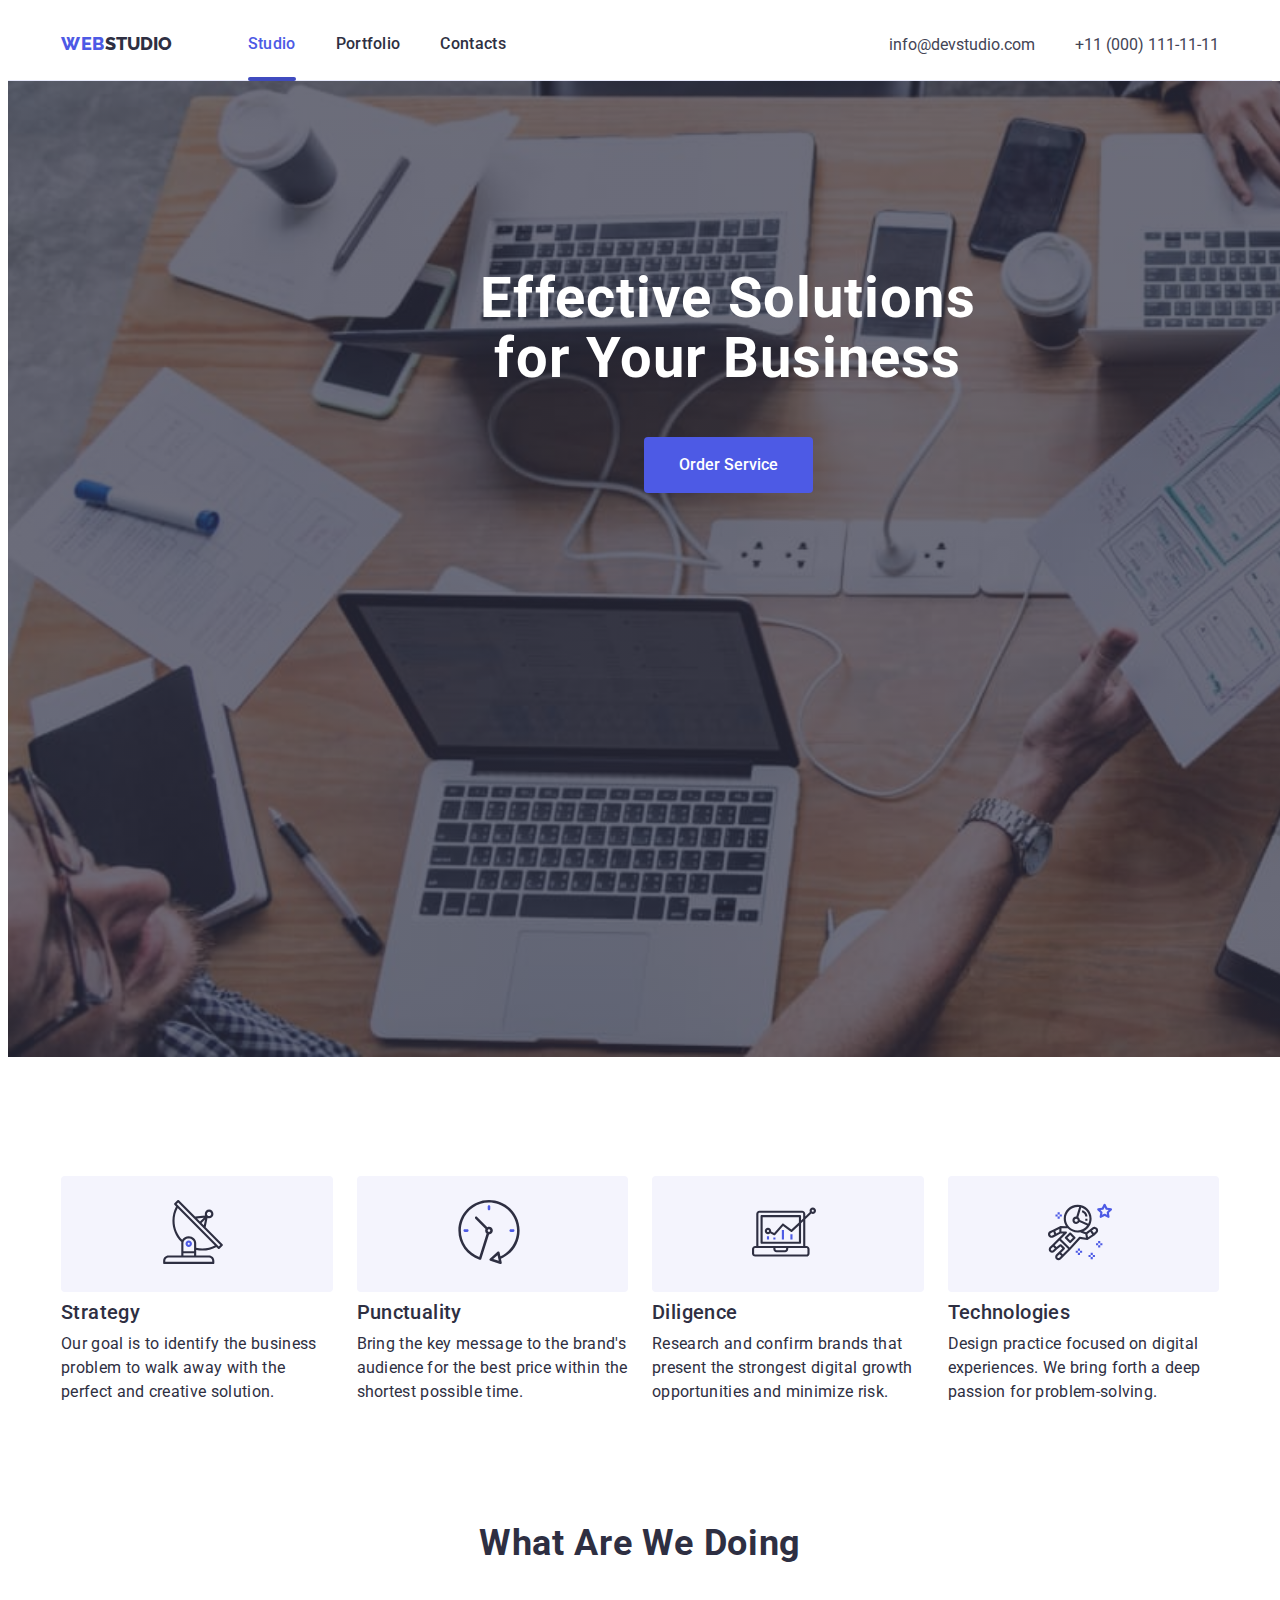
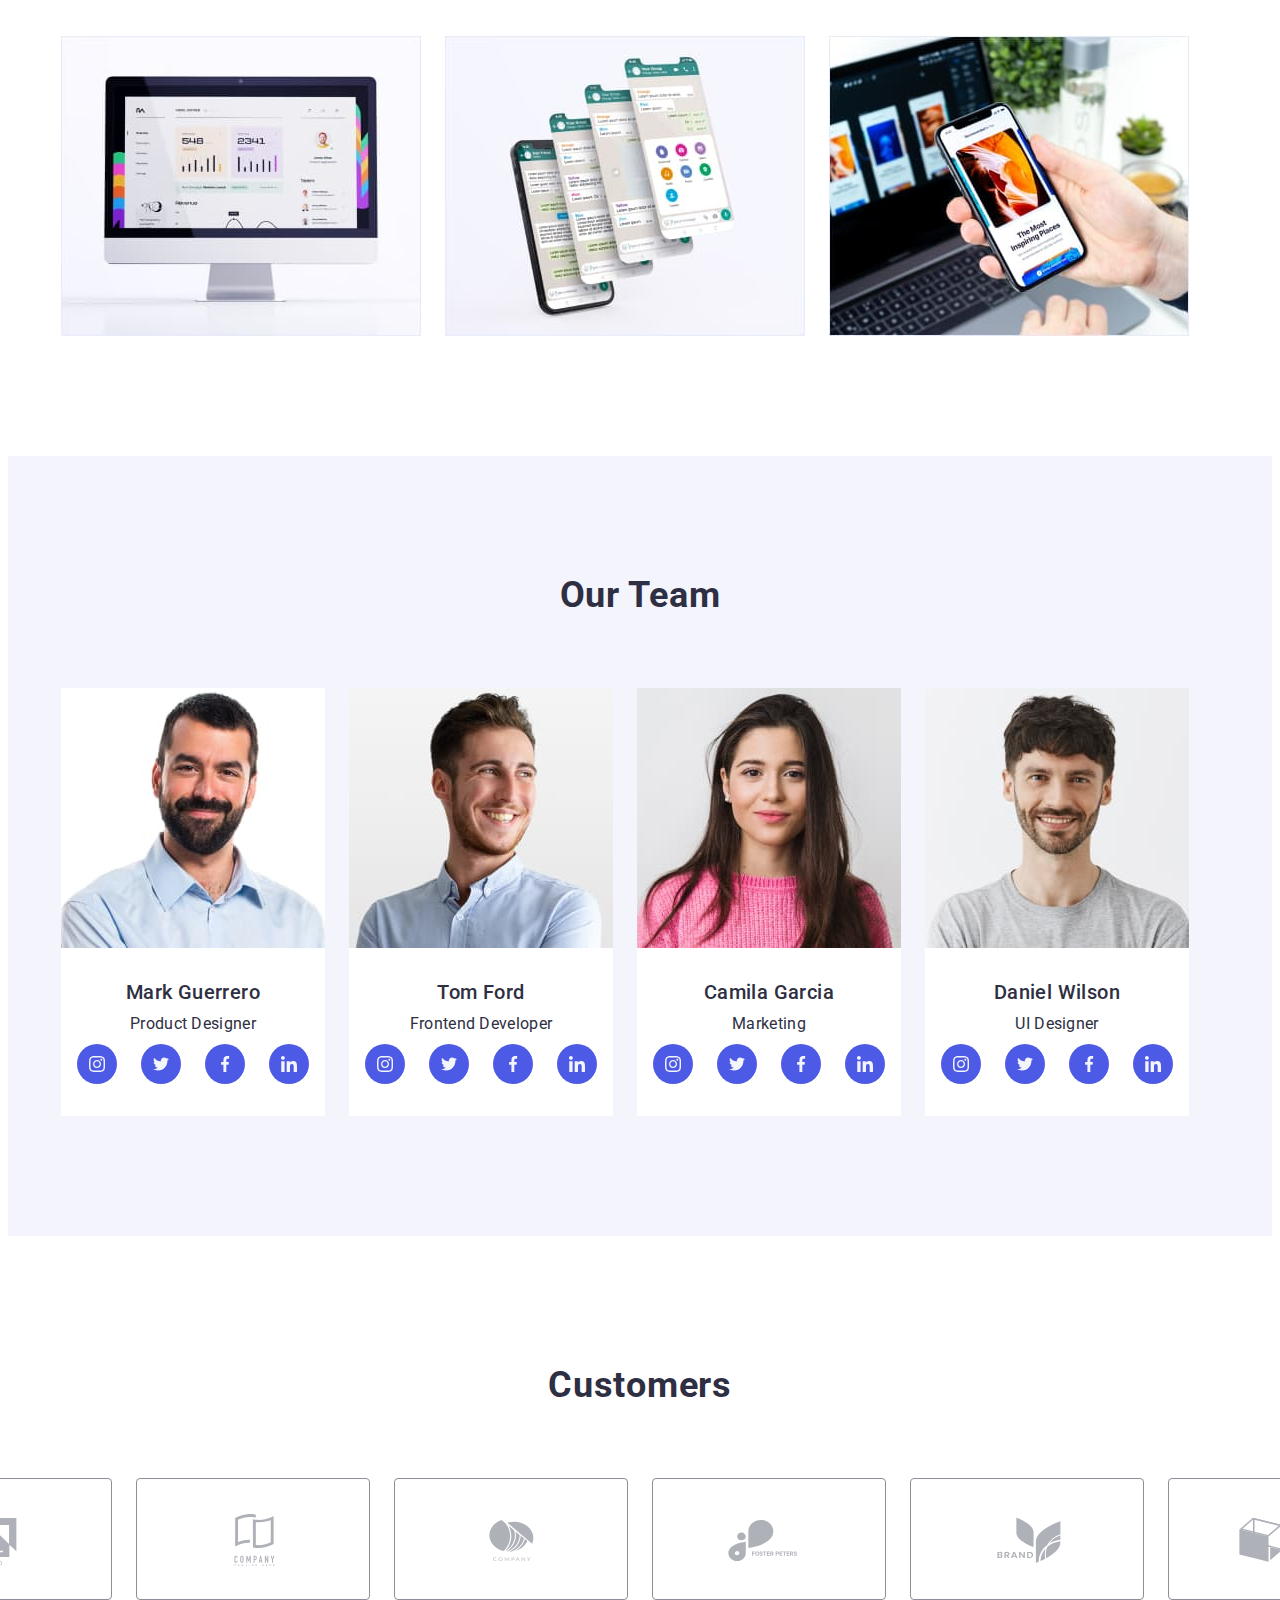
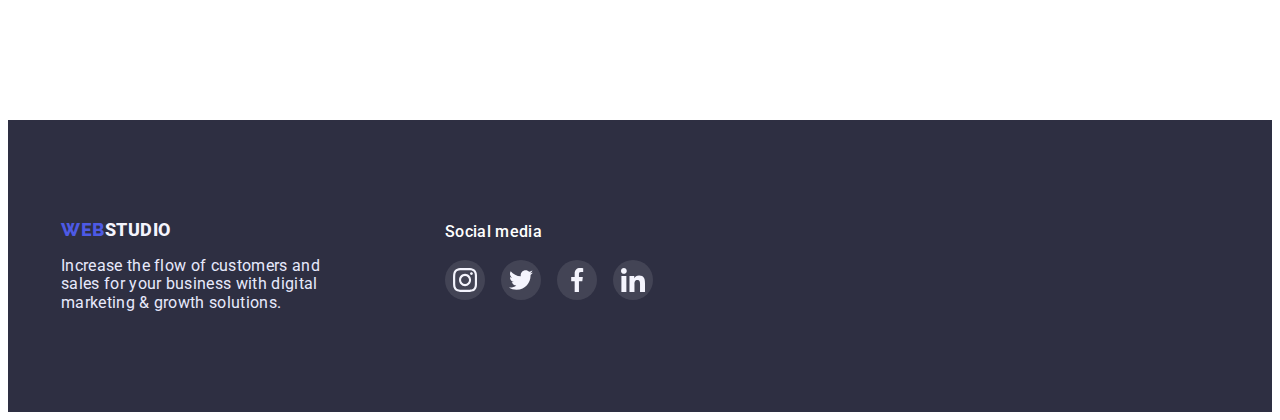
<file: index.html>
<!DOCTYPE html>
<html lang="en">
<head>
    <meta charset="UTF-8">
    <meta http-equiv="X-UA-Compatible" content="IE=edge">
    <meta name="viewport" content="width=device-width, initial-scale=1.0">
    <title>Studio</title>
    <link rel="preconnect" href="https://fonts.googleapis.com" />
    <link rel="preconnect" href="https://fonts.gstatic.com" crossorigin />
    <link href="https://fonts.googleapis.com/css2?family=Raleway:wght@800&family=Roboto:wght@400;500;700&display=swap"
    rel="stylesheet"/>
    <link rel="stylesheet" href="https://cdnjs.cloudflare.com/ajax/libs/modern-normalize/1.1.0/modern-normalize.min.css" integrity="sha512-wpPYUAdjBVSE4KJnH1VR1HeZfpl1ub8YT/NKx4PuQ5NmX2tKuGu6U/JRp5y+Y8XG2tV+wKQpNHVUX03MfMFn9Q==" crossorigin="anonymous" referrerpolicy="no-referrer" />
    <link rel="stylesheet" href="./styles.css">
</head>
<body>
    <!--header-->
    <header class="header">
        <div class="container header-container">
            <nav class="header-navigation">
                <a href="./index.html" class="header-logo">
                <span class="header-logo-web">Web</span>Studio</a>
                <ul class="header-list list">
                    <li class="header-item"><a href="./index.html" class="header-link link current">Studio</a></li>
                    <li class="header-item"><a href="./portfolio.html" class="header-link link">Portfolio</a></li>
                    <li class="header-item"><a href="" class="header-link link">Contacts</a></li>
                </ul>
            </nav>
            <address class="contacts-address">
                <ul class="contacts-list list">
                    <li class="contact-items"><a href="mailto:info@devstudio.com" class="contact-link link">info@devstudio.com</a></li>
                    <li class="contact-items"><a href="tel:+110001111111" class="contact-link link">+11 (000) 111-11-11</a></li>
                </ul>
            </address>
        </div>
    </header>
<!--main-->
    <main>
        <section class="main">
            <!--1_block-->
        <div class="container">
                    <h1 class="main-header">Effective Solutions for Your Business</h1>
                    <button class="main-btn" data-modal-open type="button">Order Service</button>
        </div>
                </section>
            <!--2_block-->
            <section class="attitudes attitudes-container">
                <div class="container">
                    <h2 class="visually-hidden">Company list of attitudes</h2>
                    <ul class="attitudes-list list">
                            <li class="attitudes-item">
                                <div class="attitudes-icons">
                                    <a href="" class="svg-icon"></a>
                                    <svg width="64" height="64">
                                        <use href="./images/icon-svg.svg#icon-Group-1"></use>
                                    </svg>
                                </div> 
                            <h3 class="attitudes-item-title title">Strategy</h3>
                                <p class="attitudes-item-text">Our goal is to identify the business problem to walk away with the perfect and creative solution. </p>
                            </li>
                            <li class="attitudes-item">
                                <div class="attitudes-icons">
                                    <a href="" class="svg-icon"></a>
                                    <svg width="64" height="64">
                                        <use href="./images/icon-svg.svg#icon-Group-2"></use>
                                    </svg>
                                </div> 
                                <h3 class="attitudes-item-title title">Punctuality</h3>
                                <p class="attitudes-item-text">Bring the key message to the brand's audience for the best price within the shortest possible time. </p>
                            </li>
                            <li class="attitudes-item">
                                <div class="attitudes-icons">
                                    <a href="" class="svg-icon"></a>
                                    <svg width="64" height="64">
                                        <use href="./images/icon-svg.svg#icon-Group-3"></use>
                                    </svg>
                                </div> 
                                <h3 class="attitudes-item-title title">Diligence</h3>
                                <p class="attitudes-item-text">Research and confirm brands that present the strongest digital growth opportunities and minimize risk. </p>
                            </li>
                            <li class="attitudes-item">
                                <div class="attitudes-icons">
                                    <a href="" class="svg-icon"></a>
                                    <svg width="64" height="64">
                                        <use href="./images/icon-svg.svg#icon-Group-4"></use>
                                    </svg>
                                </div> 
                                <h3 class="attitudes-item-title title">Technologies</h3>
                                <p class="attitudes-item-text">Design practice focused on digital experiences. We bring forth a deep passion for problem-solving. </p>
                            </li>
                    </ul>
                </div>
            </section>
    <!--3_block-->
    
        <section class="products">
    <div class="container">
            <h2 class="products-header">What are we doing</h2>
        <ul class="products-list list">
            <li class="products-item"><img src="./images/desctop.jpg" alt="desctop" width="360"></li>
            <li class="products-item"><img src="./images/phone.jpg" alt="phone" width="360"></li>
            <li class="products-item"><img src="./images/phone-and-desctop.jpg" alt="phone-and-desctop" width="360"></li>
        </ul>
    </div>
        </section>
    <!--4_block-->
    
        <section class="team">
    <div class="container team-container">
            <h2 class="team-header">Our Team</h2>
            <ul class="team-list list">
                <li class="team-item">
                    <img src="./images/mark-guerrero.jpg" alt="man with a beard" width="264">
                    <div class="team-space">
                        <h3 class="team-item-header">Mark Guerrero</h3>
                        <p class="team-item-text">Product Designer</p>
                        <ul class="team-soc-list list">
                            <li class="team-soc-item">
                                <a href="" class="team-soc-link link">
                                    <svg class="team-soc-icon" width="16" height="16">
                                        <use href="./images/icon-svg.svg#icon-instagram"></use>
                                    </svg>
                                </a>
                            </li>
                            <li class="team-soc-item">
                                <a href="" class="team-soc-link link">
                                    <svg class="team-soc-icon" width="16" height="16">
                                        <use href="./images/icon-svg.svg#icon-twitter"></use>
                                    </svg>
                                </a>
                            </li>
                            <li class="team-soc-item">
                                <a href="" class="team-soc-link link">
                                    <svg class="team-soc-icon" width="16" height="16">
                                        <use href="./images/icon-svg.svg#icon-facebook"></use>
                                    </svg>
                                </a>
                            </li>
                            <li class="team-soc-item"><a href="" class="team-soc-link link">
                                <svg class="team-soc-icon" width="16" height="16">
                                    <use href="./images/icon-svg.svg#icon-linkedin-1"></use>
                                </svg>
                            </a>
                            </li>
                        </ul>
                    </div>
                    </li>
                <li class="team-item">
                    <img src="./images/tom-ford.jpg" alt="man in a blue shirt smiles" width="264">
                    <div class="team-space">
                        <h3 class="team-item-header">Tom Ford</h3>
                        <p class="team-item-text">Frontend Developer</p>
                        <ul class="team-soc-list list">
                            <li class="team-soc-item">
                                <a href="" class="team-soc-link link">
                                    <svg class="team-soc-icon" width="16" height="16">
                                        <use href="./images/icon-svg.svg#icon-instagram"></use>
                                    </svg>
                                </a>
                            </li>
                            <li class="team-soc-item">
                                <a href="" class="team-soc-link link">
                                    <svg class="team-soc-icon" width="16" height="16">
                                        <use href="./images/icon-svg.svg#icon-twitter"></use>
                                    </svg>
                                </a>
                            </li>
                            <li class="team-soc-item">
                                <a href="" class="team-soc-link link">
                                    <svg class="team-soc-icon" width="16" height="16">
                                        <use href="./images/icon-svg.svg#icon-facebook"></use>
                                    </svg>
                                </a>
                            </li>
                            <li class="team-soc-item"><a href="" class="team-soc-link link">
                                <svg class="team-soc-icon" width="16" height="16">
                                    <use href="./images/icon-svg.svg#icon-linkedin-1"></use>
                                </svg>
                            </a>
                            </li>
                        </ul>
                    </div>
                </li>
                <li class="team-item">
                    <img src="./images/camila-garcia.jpg" alt="woman in a pink blouse" width="264">
                    <div class="team-space">
                        <h3 class="team-item-header">Camila Garcia</h3>
                        <p class="team-item-text">Marketing</p>
                        <ul class="team-soc-list list">
                            <li class="team-soc-item">
                                <a href="" class="team-soc-link link">
                                    <svg class="team-soc-icon" width="16" height="16">
                                        <use href="./images/icon-svg.svg#icon-instagram"></use>
                                    </svg>
                                </a>
                            </li>
                            <li class="team-soc-item">
                                <a href="" class="team-soc-link link">
                                    <svg class="team-soc-icon" width="16" height="16">
                                        <use href="./images/icon-svg.svg#icon-twitter"></use>
                                    </svg>
                                </a>
                            </li>
                            <li class="team-soc-item">
                                <a href="" class="team-soc-link link">
                                    <svg class="team-soc-icon" width="16" height="16">
                                        <use href="./images/icon-svg.svg#icon-facebook"></use>
                                    </svg>
                                </a>
                            </li>
                            <li class="team-soc-item">
                                <a href="" class="team-soc-link link">
                                    <svg class="team-soc-icon" width="16" height="16">
                                    <use href="./images/icon-svg.svg#icon-linkedin-1"></use>
                                </svg>
                            </a>
                            </li>
                        </ul>
                    </div>
                </li>
                <li class="team-item">
                    <img src="./images/daniel-wilson.jpg" alt="man in a gray sweater" width="264">
                    <div class="team-space">
                        <h3 class="team-item-header">Daniel Wilson</h3>
                        <p class="team-item-text">UI Designer</p>
                        <ul class="team-soc-list list">
                            <li class="team-soc-item">
                                <a href="" class="team-soc-link link">
                                    <svg class="team-soc-icon" width="16" height="16">
                                        <use href="./images/icon-svg.svg#icon-instagram"></use>
                                    </svg>
                                </a>
                            </li>
                            <li class="team-soc-item">
                                <a href="" class="team-soc-link link">
                                    <svg class="team-soc-icon" width="16" height="16">
                                        <use href="./images/icon-svg.svg#icon-twitter"></use>
                                    </svg>
                                </a>
                            </li>
                            <li class="team-soc-item">
                                <a href="" class="team-soc-link link">
                                    <svg class="team-soc-icon" width="16" height="16">
                                        <use href="./images/icon-svg.svg#icon-facebook"></use>
                                    </svg>
                                </a>
                            </li>
                            <li class="team-soc-item">
                                <a href="" class="team-soc-link link">
                                <svg class="team-soc-icon" width="16" height="16">
                                    <use href="./images/icon-svg.svg#icon-linkedin-1"></use>
                                </svg>
                            </a>
                            </li>
                        </ul>
                    </div>
                </li>
            </ul>
        </div>
        </section>
        <section class="customers">
            <div class="container">
                <h2 class="customers-header">Customers</h2>
                <ul class="customers-icon-list list">
                    <li class="customers-icon-item">
                        <a href="" class="customers-icon-link link">
                            <svg class="customers-icon" width="104" height="56">
                                <use href="./images/customers-svg.svg#icon-customers"></use>
                            </svg>
                        </a>
                    </li>
                    <li class="customers-icon-item">
                        <a href="" class="customers-icon-link link">
                            <svg class="customers-icon" width="104" height="56">
                                <use href="./images/customers-svg.svg#icon-customers2"></use>
                            </svg>
                        </a>
                    </li>
                    <li class="customers-icon-item">
                        <a href="" class="customers-icon-link link">
                            <svg class="customers-icon" width="104" height="56">
                                <use href="./images/customers-svg.svg#icon-customers3"></use>
                            </svg>
                        </a>
                    </li>
                    <li class="customers-icon-item">
                        <a href="" class="customers-icon-link link">
                            <svg class="customers-icon" width="104" height="56">
                                <use href="./images/customers-svg.svg#icon-customers4"></use>
                            </svg>
                        </a>
                    </li>
                    <li class="customers-icon-item">
                        <a href="" class="customers-icon-link link">
                            <svg class="customers-icon" width="104" height="56">
                                <use href="./images/customers-svg.svg#icon-customers5"></use>
                            </svg>
                        </a>
                    </li>
                    <li class="customers-icon-item">
                        <a href="" class="customers-icon-link link">
                            <svg class="customers-icon" width="104" height="56">
                                <use href="./images/customers-svg.svg#icon-customers6"></use>
                            </svg>
                        </a>
                    </li>
                </ul>
            </div>
        </section>
    </main>
    <!--footer-->
    <footer class="footer">
        <div class="container footer-container">
            <div class="footer-logo-and-text">
                <a href="./index.html" class="footer-logo">
                    <span class="footer-logo-web">Web</span><span class="footer-logo-studio">Studio</span></a>
                <p class="footer-text">Increase the flow of customers and sales for your business with digital marketing & growth solutions.</p>
            </div>
        <div class="social-media">
            <h2 class="social-media-header">Social media</h2>
            <ul class="social-media-list list">
                <li class="social-media-item">
                <a href="" class="social-media-link link">
                    <svg class="social-media-icon" width="24" height="24">
                        <use href="./images/icon-svg.svg#icon-instagram"></use>
                    </svg>
                </a>
                </li>
                <li class="social-media-item">
                <a href="" class="social-media-link link">
                    <svg class="social-media-icon" width="24" height="24">
                        <use href="./images/icon-svg.svg#icon-twitter"></use>
                    </svg>
                </a>
                </li>
                <li class="social-media-item">
                <a href="" class="social-media-link link">
                    <svg class="social-media-icon" width="24" height="24">
                        <use href="./images/icon-svg.svg#icon-facebook"></use>
                    </svg>
                </a>
                </li>
                <li class="social-media-item">
                <a href="" class="social-media-link link">
                    <svg class="social-media-icon" width="24" height="24">
                        <use href="./images/icon-svg.svg#icon-linkedin-1"></use>
                    </svg>
                </a>
                </li>
            </ul>
        </div>
        </div>
    </footer>
    <div class="backdrop is-hidden" data-modal>
        <div class="modal">
            <button  type="button" class="modal-close" data-modal-close>
                <svg class="backdrop-svg" width="8" height="8">
                    <use href="./images/close-svg.svg#icon-icon-close"></use>
                </svg>
            </button>
        </div>
    </div>
    <script src="./js/modal.js"></script>
</body>
</html>
</file>
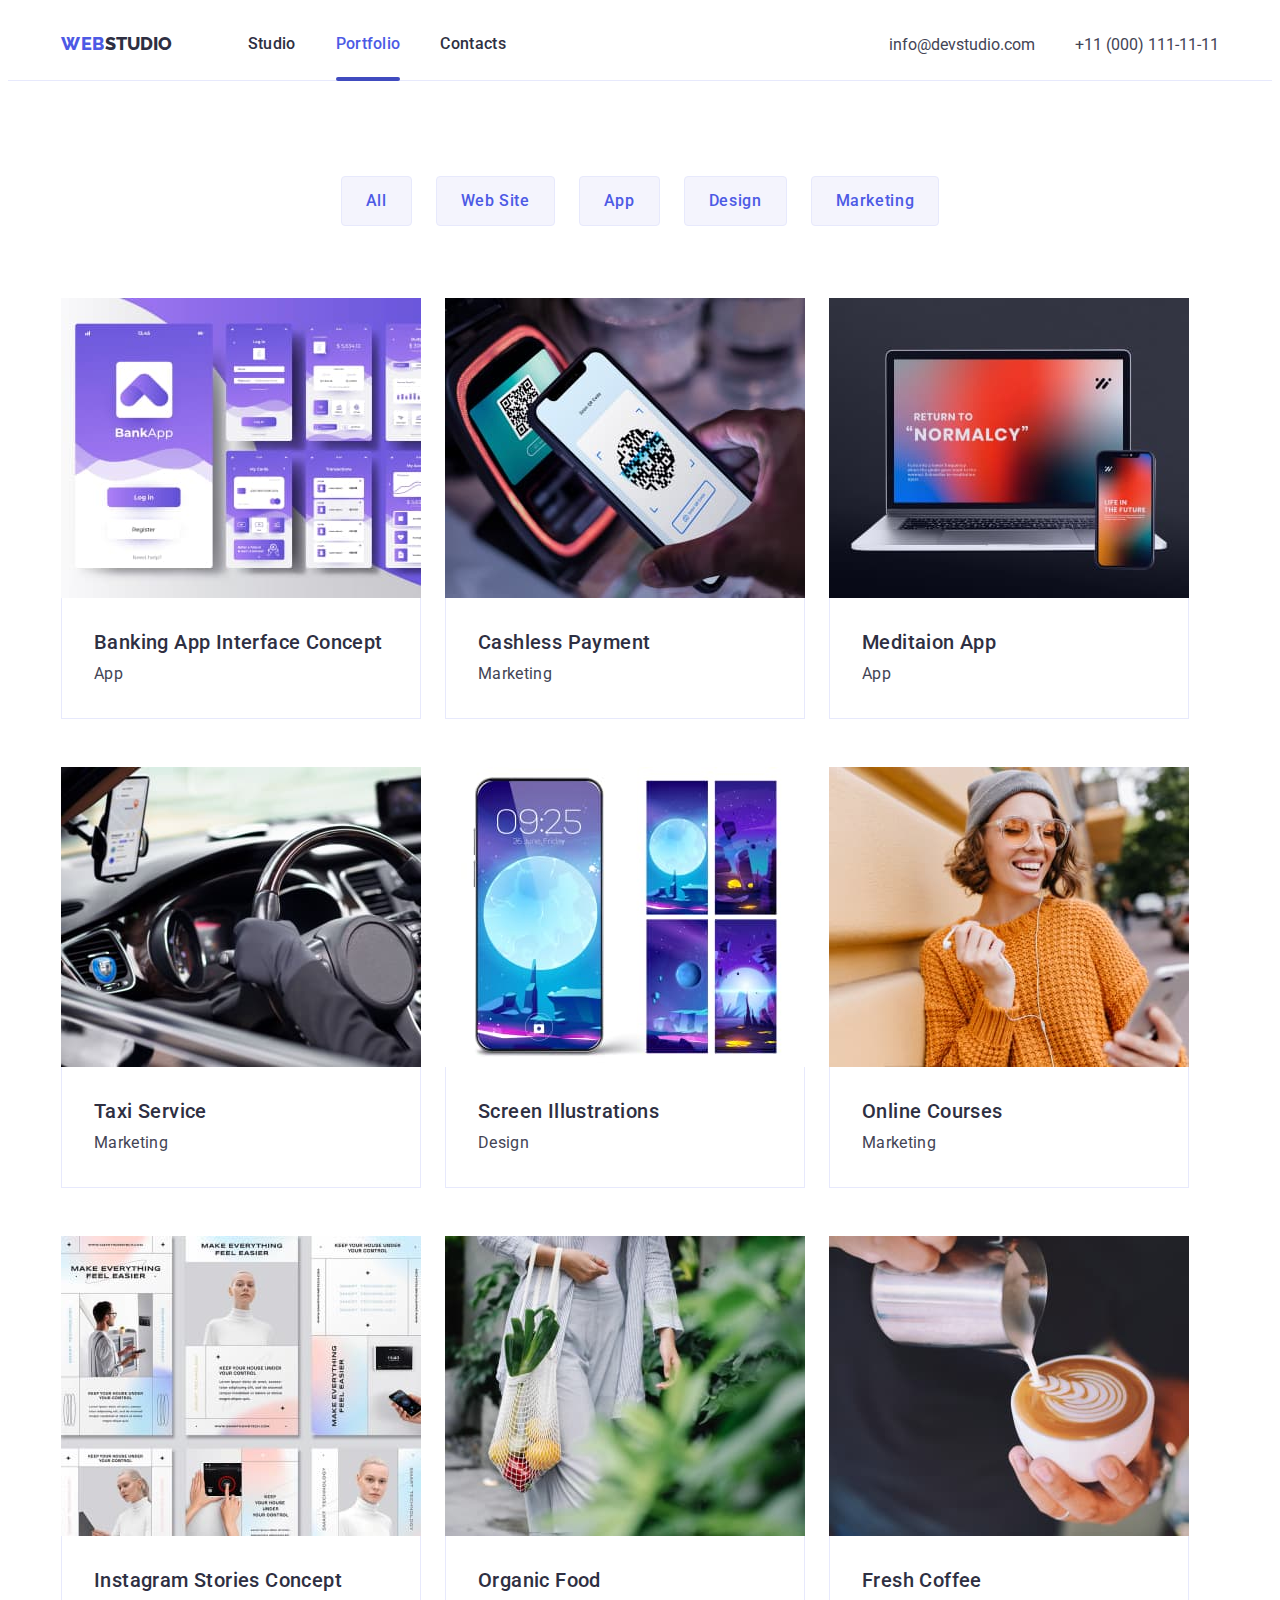
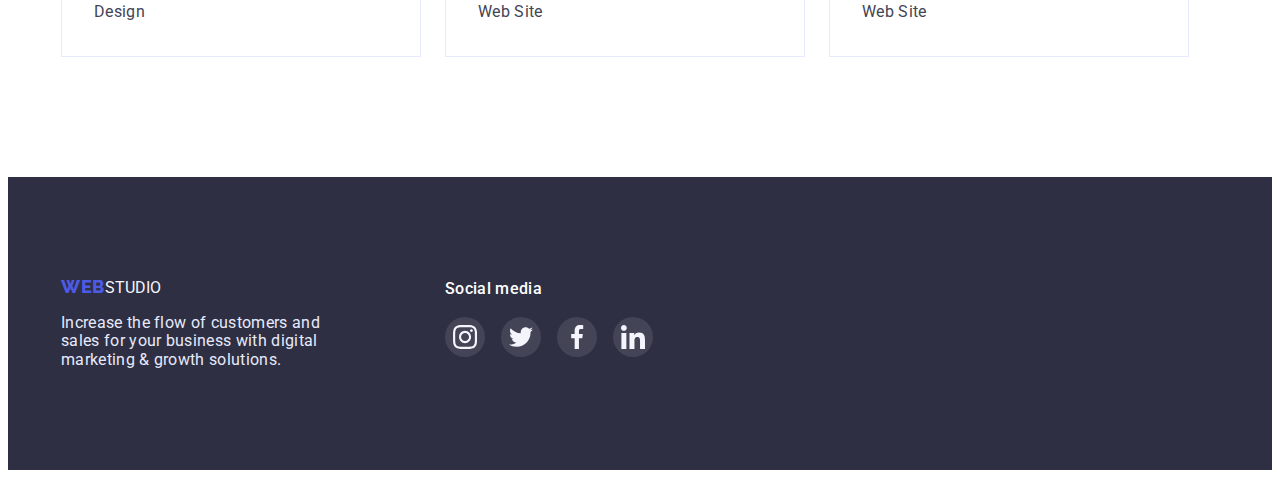
<file: portfolio.html>
<!DOCTYPE html>
<html lang="en">
<head>
    <meta charset="UTF-8">
    <meta http-equiv="X-UA-Compatible" content="IE=edge">
    <meta name="viewport" content="width=device-width, initial-scale=1.0">
    <title>Portfolio</title>
    <link rel="preconnect" href="https://fonts.googleapis.com" />
    <link rel="preconnect" href="https://fonts.gstatic.com" crossorigin />
    <link href="https://fonts.googleapis.com/css2?family=Raleway:wght@800&family=Roboto:wght@400;500;700&display=swap"
    rel="stylesheet"/>
    <link rel="stylesheet" href="https://cdnjs.cloudflare.com/ajax/libs/modern-normalize/1.1.0/modern-normalize.min.css" integrity="sha512-wpPYUAdjBVSE4KJnH1VR1HeZfpl1ub8YT/NKx4PuQ5NmX2tKuGu6U/JRp5y+Y8XG2tV+wKQpNHVUX03MfMFn9Q==" crossorigin="anonymous" referrerpolicy="no-referrer" />
    <link rel="stylesheet" href="./styles.css" />
</head>
<body>
    <!--header-->
    <header class="header">
        <div class="container header-container">
            <nav class="header-navigation">
                <a href="./index.html" class="header-logo">
                <span class="header-logo-web">Web</span>Studio</a>
                <ul class="header-list list">
                    <li class="header-item"><a href="./index.html" class="header-link link">Studio</a></li>
                    <li class="header-item"><a href="./portfolio.html" class="header-link link current">Portfolio</a></li>
                    <li class="header-item"><a href="" class="header-link link">Contacts</a></li>
                </ul>
            </nav>
            <address class="contacts-address">
                <ul class="contacts-list list">
                    <li class="contact-items"><a href="mailto:info@devstudio.com" class="contact-link link">info@devstudio.com</a></li>
                    <li class="contact-items"><a href="tel:+110001111111" class="contact-link link">+11 (000) 111-11-11</a></li>
                </ul>
            </address>
        </div>

        
    </header>
    <!--main-->
    <main>
            <section class="portfolio">
        <div class="container portfolio-container">
            <!--1 block-->
            <h1 class="visually-hidden">Portfolio</h1>
            <ul class="portfolio-buttons-list list">
                <li class="portfolio-buttons-item">
                    <button class="portfolio-buttons-item-btn" type="button">
                    All
                    </button>
                </li>
                <li class="portfolio-buttons-item">
                <button class="portfolio-buttons-item-btn" type="button">
                Web Site
                </button>
                </li>
                <li class="portfolio-buttons-item">
                <button class="portfolio-buttons-item-btn" type="button">
                App
                </button>
                </li>
                <li class="portfolio-buttons-item">
                <button class="portfolio-buttons-item-btn" type="button">
                Design
                </button>
                </li>
                <li class="portfolio-buttons-item">
                <button class="portfolio-buttons-item-btn" type="button">
                Marketing
                </button>
                </li>
            </ul>
            <!--2 block-->
        <ul class="portfolio-products-list list">
            <li class="portfolio-product-item list">
                <a href="" class="portfolio-product-box link">
                    <div class="portfolio-top-wrap">
                        <img src="./images/banking-app.jpg" alt="banking-app" width="360">
                        <p class="portfolio-icon-text">
                            14 Stylish and User-Friendly App Design Concepts · Task Manager App · Calorie Tracker App · Exotic Fruit Ecommerce App · Cloud Storage App
                        </p>
                    </div>
                        <div class="portfolio-space">
                            <h2 class="portfolio-product-item-header">Banking App Interface Concept</h2>
                                <p class="portfolio-product-item-text">App</p>
                        </div>
                </a>
                </li>
            <li class="portfolio-product-item">
                <a href="" class="portfolio-product-box link">
                    <div class="portfolio-top-wrap">
                <img src="./images/payment.jpg" alt="payment" width="360">
                <p class="portfolio-icon-text">
                            14 Stylish and User-Friendly App Design Concepts · Task Manager App · Calorie Tracker App · Exotic Fruit Ecommerce App · Cloud Storage App
                        </p>
                    </div>
                    <div class="portfolio-space">
                        <h2 class="portfolio-product-item-header">Cashless Payment</h2>
                            <p class="portfolio-product-item-text">Marketing</p>
                    </div>
                </a>
            </li>
            <li class="portfolio-product-item">
                <a href="" class="portfolio-product-box link">
                    <div class="portfolio-top-wrap">
                <img src="./images/red-desctop.jpg" alt="red-desctop" width="360">
                <p class="portfolio-icon-text">
                            14 Stylish and User-Friendly App Design Concepts · Task Manager App · Calorie Tracker App · Exotic Fruit Ecommerce App · Cloud Storage App
                        </p>
                    </div>
                    <div class="portfolio-space">
                        <h2 class="portfolio-product-item-header">Meditaion App</h2>
                            <p class="portfolio-product-item-text">App</p>
                    </div>
                </a>
            </li>
            <li class="portfolio-product-item">
                <a href="" class="portfolio-product-box link">
                    <div class="portfolio-top-wrap">
                <img src="./images/car.jpg" alt="car" width="360">
                <p class="portfolio-icon-text">
                            14 Stylish and User-Friendly App Design Concepts · Task Manager App · Calorie Tracker App · Exotic Fruit Ecommerce App · Cloud Storage App
                        </p>
                    </div>
                    <div class="portfolio-space">
                        <h2 class="portfolio-product-item-header">Taxi Service</h2>
                            <p class="portfolio-product-item-text">Marketing</p>
                    </div>
                </a>
            </li>
            <li class="portfolio-product-item">
                <a href="" class="portfolio-product-box link">
                    <div class="portfolio-top-wrap">
                <img src="./images/phone-desctop.jpg" alt="phone-desctop" width="360">
                <p class="portfolio-icon-text">
                            14 Stylish and User-Friendly App Design Concepts · Task Manager App · Calorie Tracker App · Exotic Fruit Ecommerce App · Cloud Storage App
                        </p>
                    </div>
                    <div class="portfolio-space">
                        <h2 class="portfolio-product-item-header">Screen Illustrations</h2>
                            <p class="portfolio-product-item-text">Design</p>
                    </div>
                </a>
            </li>
            <li class="portfolio-product-item">
                <a href="" class="portfolio-product-box link">
                    <div class="portfolio-top-wrap">
                <img src="./images/online-courses.jpg" alt="online-courses" width="360">
                <p class="portfolio-icon-text">
                            14 Stylish and User-Friendly App Design Concepts · Task Manager App · Calorie Tracker App · Exotic Fruit Ecommerce App · Cloud Storage App
                        </p>
                    </div>
                    <div class="portfolio-space">
                        <h2 class="portfolio-product-item-header">Online Courses</h2>
                            <p class="portfolio-product-item-text">Marketing</p>
                    </div>
                </a>
                </li>
            <li class="portfolio-product-item">
                <a href="" class="portfolio-product-box link">
                    <div class="portfolio-top-wrap">
                <img src="./images/instagram-stories-concept.jpg" alt="instagram-stories-concept" width="360">
                <p class="portfolio-icon-text">
                            14 Stylish and User-Friendly App Design Concepts · Task Manager App · Calorie Tracker App · Exotic Fruit Ecommerce App · Cloud Storage App
                        </p>
                    </div>
                    <div class="portfolio-space">
                        <h2 class="portfolio-product-item-header">Instagram Stories Concept</h2>
                            <p class="portfolio-product-item-text">Design</p>
                    </div>
                </a>
            </li>
            <li class="portfolio-product-item">
                <a href="" class="portfolio-product-box link">
                    <div class="portfolio-top-wrap">
                <img src="./images/organic-food.jpg" alt="organic-food" width="360">
                <p class="portfolio-icon-text">
                            14 Stylish and User-Friendly App Design Concepts · Task Manager App · Calorie Tracker App · Exotic Fruit Ecommerce App · Cloud Storage App
                        </p>
                    </div>
                    <div class="portfolio-space">
                        <h2 class="portfolio-product-item-header">Organic Food</h2>
                            <p class="portfolio-product-item-text">Web Site</p>
                    </div>
                </a>
            </li>
            <li class="portfolio-product-item">
                <a href="" class="portfolio-product-box link">
                    <div class="portfolio-top-wrap">
                <img src="./images/fresh-coffee.jpg" alt="fresh-coffee" width="360">
                <p class="portfolio-icon-text">
                            14 Stylish and User-Friendly App Design Concepts · Task Manager App · Calorie Tracker App · Exotic Fruit Ecommerce App · Cloud Storage App
                        </p>
                    </div>
                    <div class="portfolio-space">
                        <h2 class="portfolio-product-item-header">Fresh Coffee</h2>
                            <p class="portfolio-product-item-text">Web Site</p>
                    </div>
                </a>
            </li>
            </ul>
        </div>
        </section>
    </main>
    <!--footer-->
    <footer class="footer">
        <div class="container footer-container">
            <div class="footer-logo-and-text">
                <a href="./index.html" class="footer-logo">
                    <span class="footer-logo-web">Web</span>Studio</a>
                <p class="footer-text">Increase the flow of customers and sales for your business with digital marketing & growth solutions.</p>
            </div>
        <div class="social-media">
            <h2 class="social-media-header">Social media</h2>
            <ul class="social-media-list list">
                <li class="social-media-item">
                <a href="" class="social-media-link link">
                    <svg class="social-media-icon" width="24" height="24">
                        <use href="./images/icon-svg.svg#icon-instagram"></use>
                    </svg>
                </a>
                </li>
                <li class="social-media-item">
                <a href="" class="social-media-link link">
                    <svg class="social-media-icon" width="24" height="24">
                        <use href="./images/icon-svg.svg#icon-twitter"></use>
                    </svg>
                </a>
                </li>
                <li class="social-media-item">
                <a href="" class="social-media-link link">
                    <svg class="social-media-icon" width="24" height="24">
                        <use href="./images/icon-svg.svg#icon-facebook"></use>
                    </svg>
                </a>
                </li>
                <li class="social-media-item">
                <a href="" class="social-media-link link">
                    <svg class="social-media-icon" width="24" height="24">
                        <use href="./images/icon-svg.svg#icon-linkedin-1"></use>
                    </svg>
                </a>
                </li>
            </ul>
        </div>
        </div>
    </footer>
</body>
</html>
</file>
<file: styles.css>
body {
    font-family: "Roboto", sans-serif;
    color: var(--main-dark-color);
}

h1,
h2,
h3,
h4,
h5,
h6,
p {
    margin: 0;
}

ul {
    margin: 0;
    padding-left: 0;
}
button {
    cursor: pointer;
}
img {
    display: block;
    max-width: 100%;
    height: auto;
}

.list {
    list-style: none;
}
.link {
    text-decoration: none;
}

.container{
    width: 1158px;
    padding-left: 15px;
    padding-right: 15px;
    margin-left: auto;
    margin-right: auto;
}



:root {
    --main-dark-color: #2e2f42;
    --main-line-height: 1.5;
    --main-white-color: #ffffff;
    --font-family-raleway: "Raleway";
    --logo-and-btn-color: #4d5ae5;
    --focus-and-hover-color: #404bbf;
    --dark-color: #434455;
    --light-color: #f4f4fd;
    --dark-light-color: #e7e9fc;
    --transition-func: 250ms cubic-bezier(0.4, 0, 0.2, 1)
}

/*index.html*/

.header {
    border-bottom: 1px solid #E7E9FC;
    padding-top: 24px;
    padding-bottom: 24px;
background-color: var(--main-white-color);
}

.header-logo {
    margin-right: 76px;
    font-family: var(--font-family-raleway);
    color: var(--main-dark-color);
    text-transform: uppercase;
    font-weight: 800;
    font-size: 18px;
    line-height: 1.33;
    text-decoration: none;
}
.header-logo-web {
    font-family: var(--font-family-raleway);
    font-weight: 800;
    font-size: 18px;
    line-height: 1.33;
    letter-spacing: 0.03em;
    text-transform: uppercase;
    color: var(--logo-and-btn-color);
}
.header-list {
    display: flex;
    gap: 40px;
    font-weight: 500;
    font-size: 16px;
    line-height: 1.5;
    letter-spacing: 0.02em;
    color: var(--main-dark-color);
}

.contacts-list {
    font-style: normal;
}

.header-navigation{
    margin-right: auto;
    display: flex;
}

.header-container{
    align-items: center;
    display: flex;
    font-style: normal;
}


.contacts-list{
    display: flex;
    gap: 40px;
}
.header-link {
    transition: background-color var(--transition-func);
    color: var(--main-dark-color);
}
.header-link:hover,
.header-link:focus {
    color: var(--focus-and-hover-color);
}

.contact-link {
    transition: color var(--transition-func);
    color: var(--dark-color);
}

.contact-link:hover,
.contact-link:focus {
    color: var(--focus-and-hover-color);
}

.current {
    color: var(--logo-and-btn-color);
    position: relative;
}

.current::after{
    content: '';
    position: absolute;
    left: 0;
    bottom: -28px;
    width: 100%;
    height: 4px;
    border-radius: 2px;
    background-color: var(--focus-and-hover-color);
}
/* main */

.main {
    background-image:linear-gradient(rgba(46, 47, 66, 0.7),rgba(46, 47, 66, 0.7)) , url(./images/background-header.jpg);
    background-repeat: no-repeat;
    width: 1440px;
    height: 600px;
    margin: 0 auto;
    background-size:cover;
    padding-top: 188px;
    padding-bottom: 188px;
}
.main-header {
    text-align: center;
    width: 496px;
    margin-left: auto;
    margin-right: auto;
    font-size: 56px;
    line-height: 1.07;
    letter-spacing: 0.02em;
    color: var(--main-white-color);
}
.main-btn {
    font-family: inherit;
    background: var(--logo-and-btn-color);
    color: var(--main-white-color);
    font-weight: 500;
    font-size: 16px;
    line-height: var(--main-line-height);
    border-radius: 4px;
    margin-top: 48px;
    cursor: pointer;
    display: block;
    padding: 16px 32px;
    margin-left: auto;
    margin-right: auto;
    min-width: 169px;
    min-height: 56px;
    border: 0px solid rgba(00, 00, 00, 0.0);
    border-color: transparent;
    transition: background-color var(--transition-func);
}
.main-btn:focus,
.main-btn:hover {
    background: var(--focus-and-hover-color);
}
.visually-hidden {
    width: 1px;
    height: 1px;
    margin: -1px;
    border: 0;
    padding: 0;
    white-space: nowrap;
    clip-path: inset(100%);
    clip: rect(0 0 0 0);
    overflow: hidden;
}

.attitudes-container {
    padding: 120px 0;
}

.attitudes-list {
    gap: 24px;
    display: flex;
}
.attitudes-item {
    width: calc(100% / 4);
}
.attitudes-item-title {
    font-weight: 500;
    font-size: 20px;
    line-height: 1.2;
    letter-spacing: 0.02em;
    color: var(--main-dark-color);
    margin-bottom: 8px;
}

.attitudes-item-text {
    font-size: 16px;
    line-height: 1.5;
    letter-spacing: 0.02em;
    color: var(--main-dark-color);
}

.attitudes-icons {
    padding: 24px 100px;
    background-color: var(--light-color);
    border-radius: 4px;
    margin-bottom: 8px;
}

.team-soc-list {
    display: flex;
    justify-content: center;
    gap: 24px;
}

.team-soc-item {
    width: 40px;
    height: 40px;
}
.team-soc-link {
    width: 100%;
    height: 100%;
    border-radius: 50%;
}


  /* products */

.products {
    padding-bottom: 120px;
}

.products-header {
    margin-bottom: 72px;
    text-align: center;
    font-size: 36px;
    line-height: 1.11;
    letter-spacing: 0.02em;
    text-transform: capitalize;
    color: var(--main-dark-color);
}

.products-list{
    display: flex;
    gap: 24px;
}
  /* team */



.team {
    padding-top: 120px;
    padding-bottom: 120px;
    background: var(--light-color);
}
.team-header {
    margin-bottom: 72px;
    text-align: center;
    font-size: 36px;
    line-height: 1.11;
    letter-spacing: 0.02em;
    text-transform: capitalize;
    color: var(--main-dark-color);
}

.team-list{
    display: flex;
    gap: 24px;
}


.team-item {
    background-color: var(--main-white-color);
}
.team-item-header {
    font-weight: 500;
    font-size: 20px;
    line-height: 1.2;
    letter-spacing: 0.02em;
    color: var(--main-dark-color);
}
.team-item-text {
    margin-top: 8px;
    font-size: 16px;
    line-height: 1.5;
    letter-spacing: 0.02em;
    color: var(--main-dark-color);
    margin-bottom: 8px;
}

.team-space {
    bottom: 0;
    padding: 32px 16px;
    text-align: center;
    transition: bottom 0.5s ease;
    align-items: center;
}

.team-soc-list{
    gap: 24px;
    display: flex;
    justify-content: center;
}

.team-soc-item{
    width: 40px;
    height: 40px;
}

.team-soc-link{
    width: 100%;
    height: 100%;
    display: flex;
    align-items: center;
    justify-content: center;
    border-radius: 50%;
    background-color: var(--logo-and-btn-color);
    transition: background-color var(--transition-func);
}

.team-soc-icon{
    fill: var(--light-color);
}

.team-soc-link:is(:hover, :focus) {
    background-color: var(--focus-and-hover-color);
}


/* CUSTOMERS */
.customers {
    padding: 130px 0 120px 0;
}

.customers-header {
    margin-bottom: 72px;
    text-align: center;
    font-size: 36px;
    line-height: 1.11;
    letter-spacing: 0.02em;
    text-transform: capitalize;
    color: var(--main-dark-color);
    text-align: center;
}

.customers-icon-list {
    gap: 24px;
    display: flex;
    justify-content: center;
}

.customers-icon {
    fill: #AFB1B8;
}

.customers-icon-link{
    cursor: pointer;
    width: 168px;
    height: 88px;
    display: flex;
    align-items: center;
    justify-content: center;
    border: 1px solid #8e8f99;
    border-radius: 4px;
    padding: 16px 32px;
    transition: border-color fill var(--transition-func);
}

.customers-icon-link:hover, 
.customers-icon-link:focus{
    border-color: var(--focus-and-hover-color);
}
.customers-icon-link:hover .customers-icon,
.customers-icon-link:focus .customers-icon{
    fill: var(--focus-and-hover-color);
}



.customers-icon-item:last-child {
    margin-right: 0;
}


  /* footer */

.footer {
    background: var(--main-dark-color);
    padding-top: 100px;
    padding-bottom: 100px;
}

.footer-logo {
    text-transform: uppercase;
    text-decoration: none;
    color: var(--light-color);
}

.footer-logo-web {
    font-family: var(--font-family-raleway);
    font-style: normal;
    font-weight: 800;
    font-size: 18px;
    line-height: 1.16;
    letter-spacing: 0.03em;
    text-transform: uppercase;
    color: var(--logo-and-btn-color);
}

.footer-logo-studio {
font-style: normal;
font-weight: 800;
font-size: 18px;
line-height: 1.16;
letter-spacing: 0.03em;
text-transform: uppercase;
color: #F4F4FD;

}

.footer-title {
    font-size: 16px;
    line-height: 1.5;
    letter-spacing: 0.02em;
    color: var(--dark-light-color);
}

.footer-text {
    margin-top: 16px;
    font-style: normal;
    width: 264px;
    font-size: 16px;
    line-height: 1.16;
    letter-spacing: 0.02em;
    color: var(--dark-light-color);
}

.footer-container {
    display: flex;
}

.social-media {
    margin-left: 120px;
}

.social-media-header {
    font-weight: 500;
    font-size: 16px;
    line-height: var(--main-line-height);
    letter-spacing: 0.02em;
    color: var(--main-white-color);
    margin-bottom: 16px;
}

.social-media-list {
    justify-content: center;
    gap: 16px;
    display: flex;
}

.social-media-link {
    background-color: rgba(255, 255, 255, 0.1);
    border-radius: 50%;
    height: 40px;
    width: 40px;
    display: flex;
    align-items: center;
    justify-content: center;
}

.social-media-link{
    transition: background-color var(--transition-func);
    fill: var(--light-color);
}

.social-media-link:is(:hover, :focus) {
    background-color: #31D0AA;
}
/* portfolio */
.portfolio{
    padding-bottom: 120px;
    padding-top: 96px;
}


.main-menu{
    padding: 12px 24px;
    text-align: center;
}

.portfolio-products-list{
    column-gap: 24px;
    row-gap: 48px;
    margin-top: 72px;
    display: flex;
    flex-wrap: wrap;
}
.portfolio-buttons-list{
    justify-content: center;
    display: flex;
    gap: 24px;
}

.portfolio-buttons-item-btn {
    padding: 12px 24px;
    text-align: center;
    background-color: var(--light-color);
    border: 1px solid var(--dark-light-color);
    font-family: inherit;
    border-radius: 4px;
    color: var(--logo-and-btn-color);
    font-weight: 500;
    font-size: 16px;
    line-height: 1.5;
    letter-spacing: 0.04em;
    cursor: pointer;
    transition-property: box-shadow color background-color border-color var(--transition-func);
}

.portfolio-buttons-item-btn:hover,
.portfolio-buttons-item-btn:focus {
    box-shadow: 0px 3px 1px rgba(0, 0, 0, 0.1), 0px 2px 1px rgba(0, 0, 0, 0.08), 0px 2px 2px rgba(0, 0, 0, 0.12);
    color: var(--main-white-color);
    background-color: var(--focus-and-hover-color);
    border-color: var(--focus-and-hover-color);
    


}

.portfolio-product-box:hover,
.portfolio-product-box:focus {
    box-shadow: 0px 1px 6px rgba(46, 47, 66, 0.08), 0px 1px 1px rgba(46, 47, 66, 0.16), 0px 2px 1px rgba(46, 47, 66, 0.08);
}
.portfolio-product-box {
    box-shadow: 0px 1px 6px rgba(46, 47, 66, 0.08);
} 

.portfolio-product-item:hover .portfolio-icon-text{
    transform: translateY(0);
}

.portfolio-product-item-header {
    margin-bottom: 8px;
    font-weight: 500;
    font-size: 20px;
    line-height: 1.2;
    letter-spacing: 0.02em;
    color: var(--main-dark-color);
}
.portfolio-product-item-text {
    font-size: 16px;
    line-height: 1.5;
    letter-spacing: 0.02em;
    color: #434455;
}

.portfolio-space {
    border: 1px solid var(--dark-light-color);
    border-top: none;
    bottom: 0;
    padding: 32px;
}

.portfolio-top-wrap{
    position: relative;
    overflow: hidden;
}

.portfolio-icon-text {
    position: absolute;
    top: 0;
    font-size: 18px;
    line-height: 1.5;
    color: var(--light-color);
    background-color: var(--logo-and-btn-color);
    padding: 40px;
    height: 100%;
    transform: translateY(100%);
    transition: var(--transition-func);
}

/*backdrop*/
.backdrop {
    position: fixed;
    top: 0;
    width: 100%;
    height: 100%;
    background-color: rgba(46, 47, 66, 0.4);
    transition: opacity var(--transition-func), visibility var(--transition-func);
}
.modal {
    position: absolute;
    top: 50%;
    left: 50%;
    transform: translate(-50%, -50%) scaleY(1);
    width: 408px;
    min-height: 576px;
    background-color: #FCFCFC;
    padding: 24px;
    border-radius: 4px;
    box-shadow: 0px 1px 1px rgba(0, 0, 0, 0.14), 0px 1px 3px rgba(0, 0, 0, 0.12),
    0px 2px 1px rgba(0, 0, 0, 0.2);
    transform: translate(-50%, -50%) scale(1);
    transition: transform var(--transition-func), opacity var(--transition-func);
}

.is-hidden.backdrop .modal {
    opacity: 0;
    transform: translate(-50%, -50%) scale(0);
}
.is-hidden.backdrop {
    visibility: hidden;
    opacity: 0;
    pointer-events: none;
}
.modal-close {
    position: absolute;
    top: 24px;
    right: 24px;
    border-radius: 50%;
    height: 24px;
    width: 24px;
    border: 1px solid rgba(0, 0, 0, 0.1);
    background-color: var(--dark-light-color);
    display: flex;
    justify-content: center;
    align-items: center;
    transition: background-color var(--transition-func); 
}
.backdrop-svg{
    transition: fill var(--transition-func);
}

.modal-close:hover .backdrop-svg, 
.modal-close:focus .backdrop-svg {
    fill: var(--main-white-color);
}

.modal-close:hover,
.modal-close:focus {
    background-color: var(--focus-and-hover-color);
}
</file>
